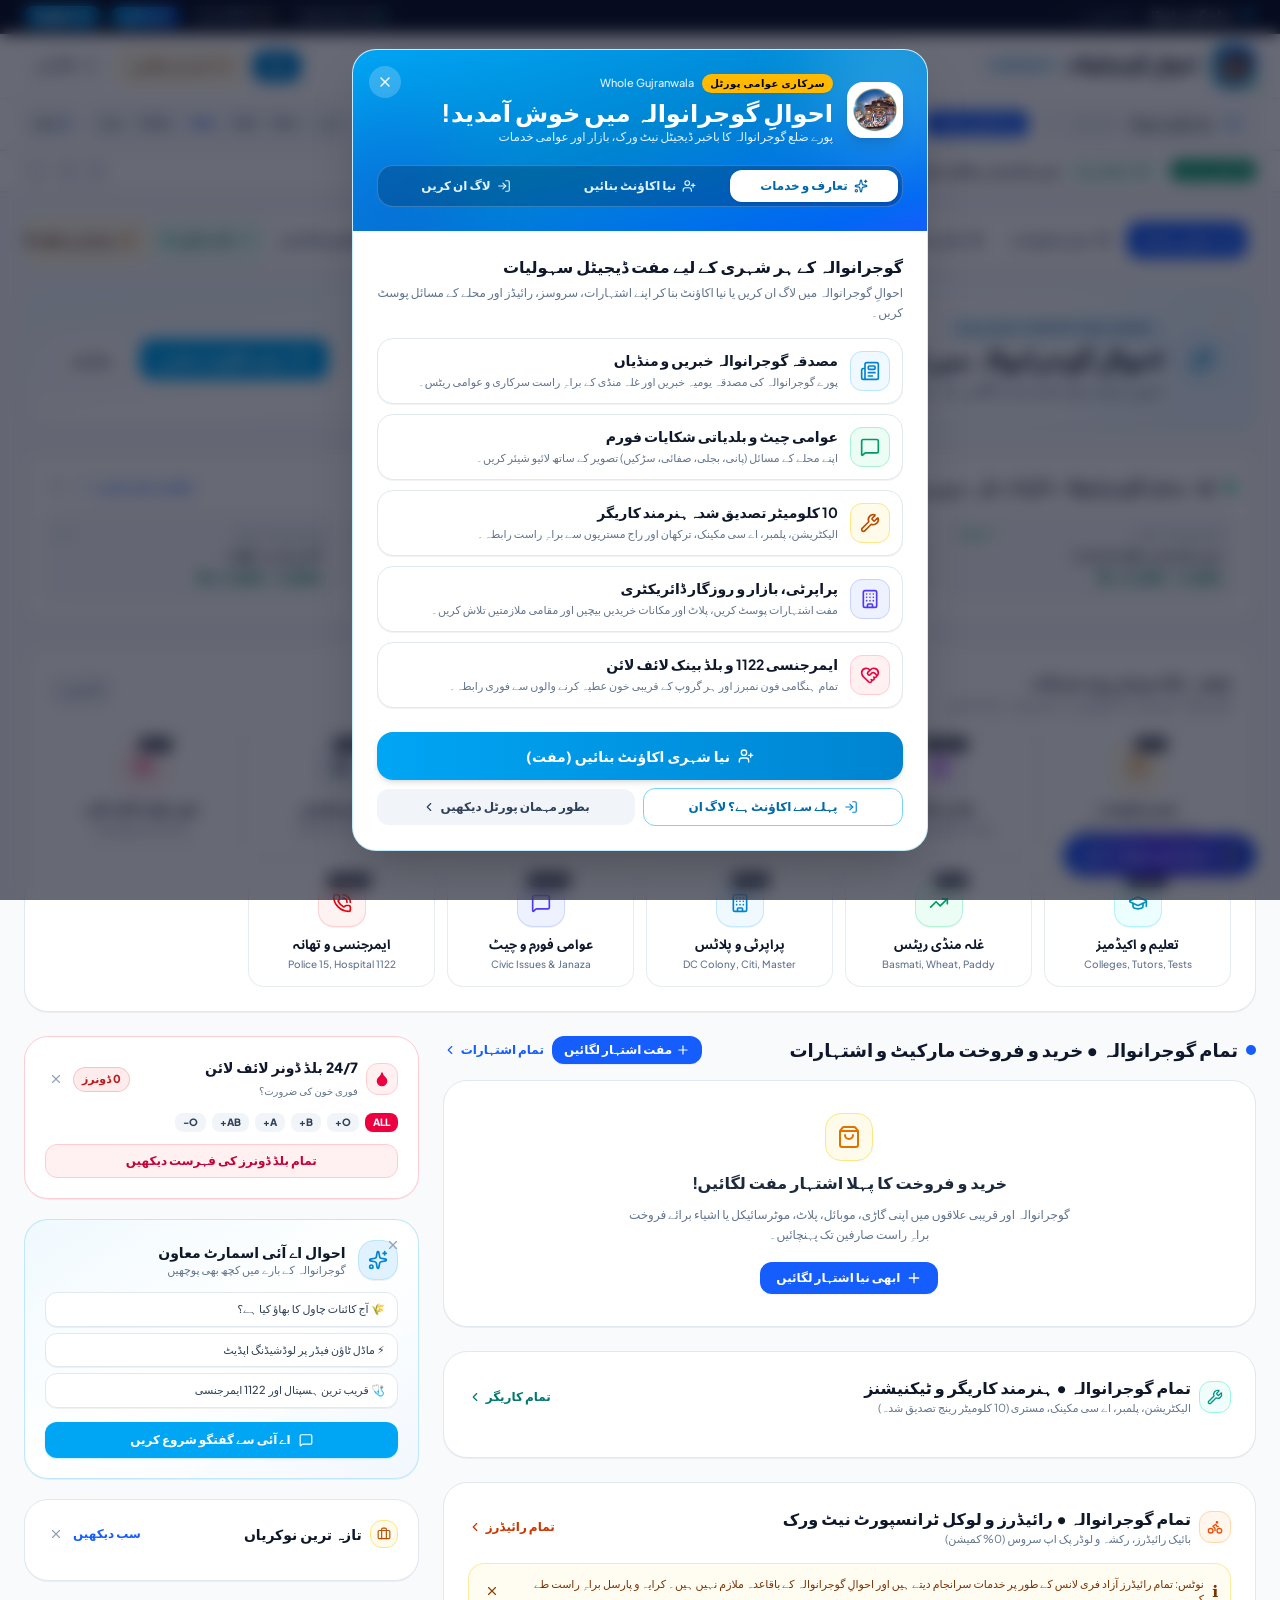
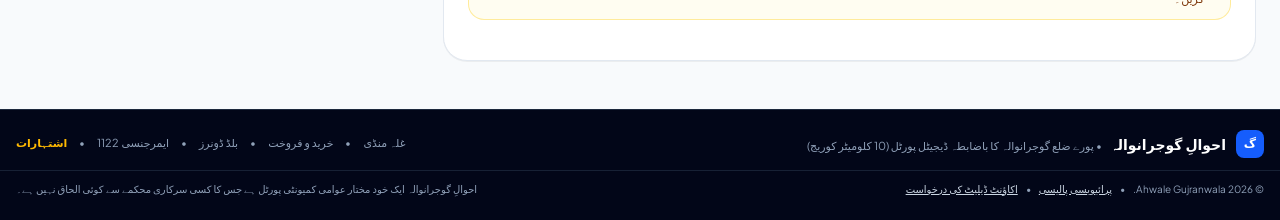
<file: index.html>
<!doctype html>
<html lang="en">
  <head>
    <meta charset="UTF-8" />
    <meta name="viewport" content="width=device-width, initial-scale=1.0, maximum-scale=1.0, user-scalable=no" />
    <title>Ahwale Gujranwala | احوالِ گوجرانوالہ</title>
    <meta name="description" content="Community portal for whole Gujranwala: grain mandi rates, verified marketplace, jobs, riders, and skilled services across Gujranwala." />
    <meta property="og:title" content="Ahwale Gujranwala | احوالِ گوجرانوالہ" />
    <meta property="og:description" content="Community portal for whole Gujranwala: grain mandi rates, verified marketplace, jobs, riders, and skilled services across Gujranwala." />
    <meta property="og:type" content="website" />
    <meta name="twitter:card" content="summary_large_image" />
    <link rel="preconnect" href="https://fonts.googleapis.com">
    <link rel="preconnect" href="https://fonts.gstatic.com" crossorigin>
    <link rel="icon" type="image/png" href="/ahwal_gujranwala_crest.png" />
    <link rel="apple-touch-icon" href="/icon-192.png" />
    <link href="https://fonts.googleapis.com/css2?family=Gulzar&family=Noto+Nastaliq+Urdu:wght@400..700&family=Plus+Jakarta+Sans:wght@400;500;600;700;800&family=Noto+Sans+Arabic:wght@400;600;700;800&display=swap" rel="stylesheet">
    <link rel="manifest" href="/manifest.json" />
    <meta name="theme-color" content="#0284c7" />
    <meta name="apple-mobile-web-app-capable" content="yes" />
    <meta name="apple-mobile-web-app-status-bar-style" content="default" />
    <script type="module" crossorigin src="/assets/index-Bgrvdprf.js"></script>
    <link rel="modulepreload" crossorigin href="/assets/jsx-runtime-C8cCZaTN.js">
    <link rel="stylesheet" crossorigin href="/assets/index-EarwcFof.css">
  </head>
  <body class="bg-[#f8fafc] text-slate-900 antialiased selection:bg-blue-600 selection:text-white">
    <div id="root">
      <div style="min-height: 100vh; display: flex; flex-direction: column; align-items: center; justify-content: center; background: #f8fafc; font-family: 'Plus Jakarta Sans', system-ui, -apple-system, sans-serif; padding: 24px; text-align: center; box-sizing: border-box;">
        <div style="position: relative; width: 84px; height: 84px; margin-bottom: 18px;">
          <div style="position: absolute; inset: -6px; border-radius: 9999px; background: rgba(2, 132, 199, 0.18); animation: agy-pulse 2s cubic-bezier(0.4, 0, 0.6, 1) infinite;"></div>
          <img src="/ahwal_gujranwala_crest.png" alt="Ahwale Gujranwala Crest" style="position: relative; width: 84px; height: 84px; object-fit: contain; border-radius: 9999px; box-shadow: 0 10px 25px -5px rgba(2, 132, 199, 0.25);" onerror="this.style.display='none'" />
        </div>
        <h1 style="font-size: 22px; font-weight: 800; color: #0f172a; margin: 0 0 4px 0; letter-spacing: -0.5px;">احوالِ گوجرانوالہ</h1>
        <p style="font-size: 13px; font-weight: 700; color: #0284c7; margin: 0 0 18px 0; letter-spacing: 0.2px;">Ahwale Gujranwala • Digital Community Portal</p>
        <div style="width: 140px; height: 4px; background: rgba(224, 242, 254, 0.9); border-radius: 9999px; overflow: hidden; margin-bottom: 12px;">
          <div style="width: 45%; height: 100%; background: linear-gradient(90deg, #38bdf8, #0284c7); border-radius: 9999px; animation: agy-load 1.4s ease-in-out infinite;"></div>
        </div>
        <span style="font-size: 11px; font-weight: 600; color: #64748b;">لوڈ ہو رہا ہے... براہِ کرم انتظار فرمائیں</span>
      </div>
      <style>@keyframes agy-pulse{0%,to{opacity:1;transform:scale(1)}50%{opacity:.45;transform:scale(1.12)}}@keyframes agy-load{0%{transform:translate(-100%)}50%{transform:translate(120%)}to{transform:translate(260%)}}</style>
    </div>
  </body>
</html>
</file>
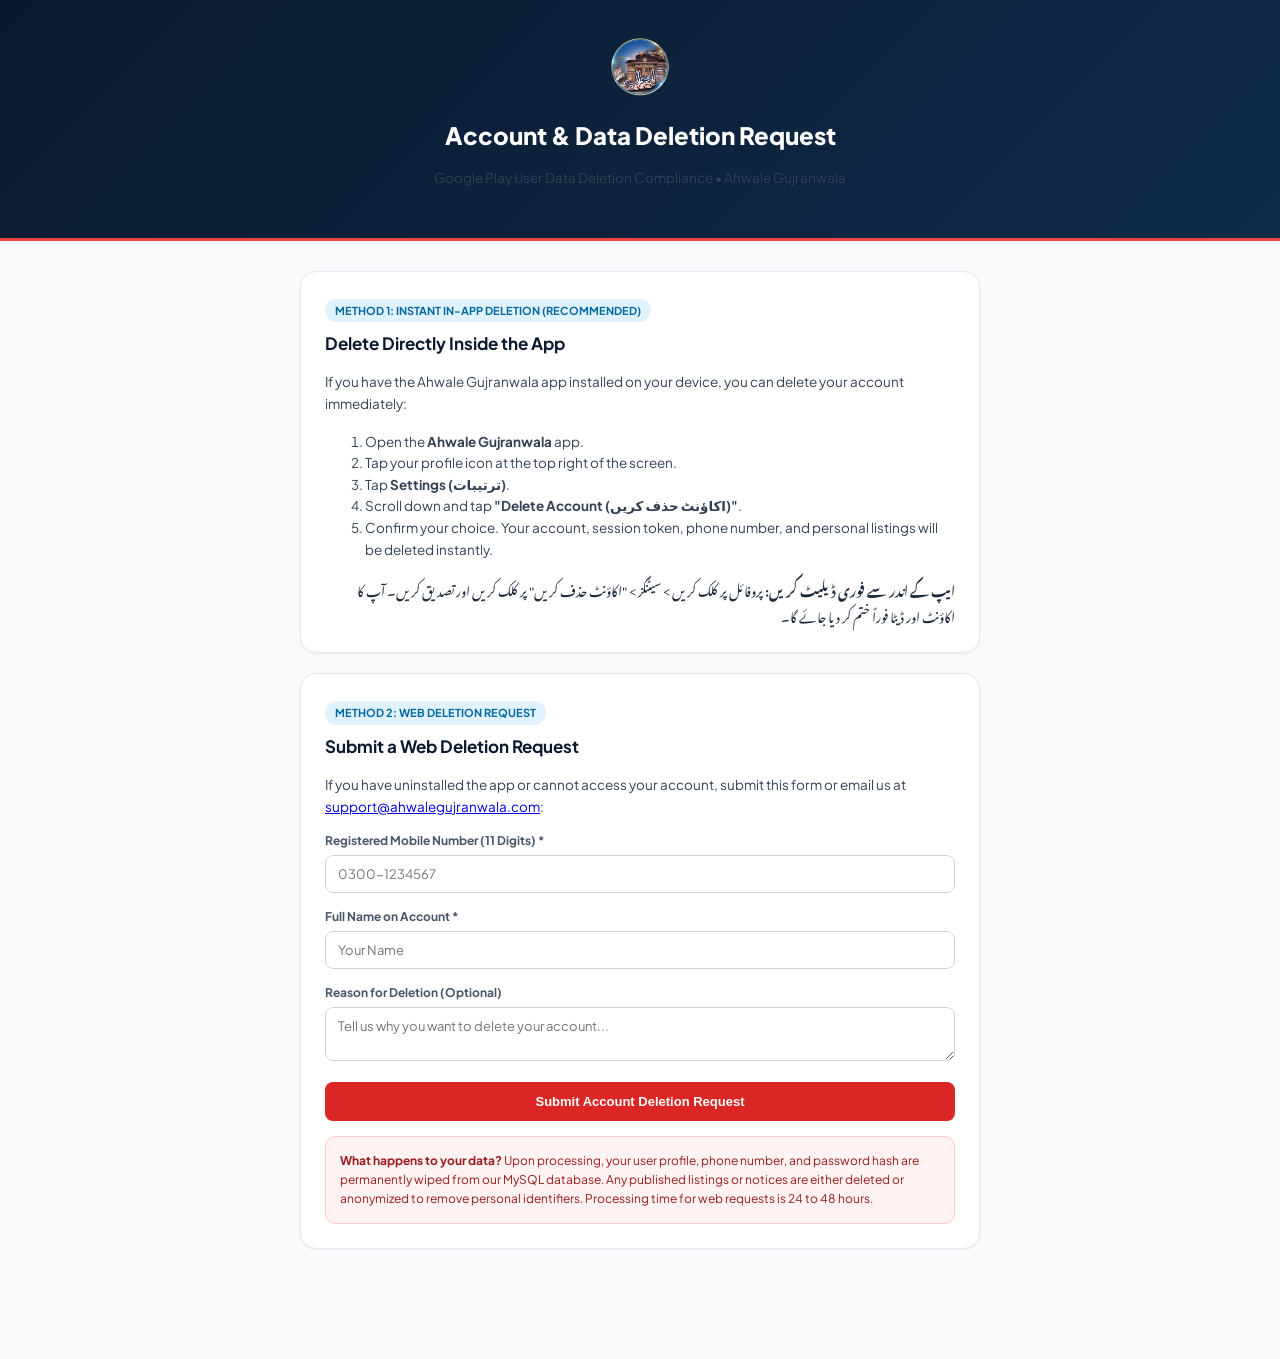
<file: delete-account.html>
<!DOCTYPE html>
<html lang="en">
<head>
  <meta charset="UTF-8">
  <meta name="viewport" content="width=device-width, initial-scale=1.0">
  <title>Account Deletion Request | Ahwale Gujranwala (احوالِ گوجرانوالہ)</title>
  <link rel="icon" type="image/png" href="/ahwal_gujranwala_crest.png">
  <link href="https://fonts.googleapis.com/css2?family=Plus+Jakarta+Sans:wght@400;500;600;700;800&family=Noto+Nastaliq+Urdu:wght@400;700&display=swap" rel="stylesheet">
  <style>
    body {
      font-family: 'Plus Jakarta Sans', system-ui, -apple-system, sans-serif;
      background-color: #f8fafc;
      color: #1e293b;
      margin: 0;
      padding: 0;
      line-height: 1.6;
    }
    .header {
      background: linear-gradient(135deg, #0a192f 0%, #0f2b48 100%);
      color: #ffffff;
      padding: 35px 20px;
      text-align: center;
      border-bottom: 3px solid #ef4444;
    }
    .header img {
      width: 64px;
      height: 64px;
      border-radius: 9999px;
      margin-bottom: 10px;
    }
    .header h1 {
      margin: 0;
      font-size: 24px;
      font-weight: 800;
    }
    .container {
      max-width: 680px;
      margin: 30px auto;
      padding: 0 20px 60px;
    }
    .card {
      background: #ffffff;
      border: 1px solid #e2e8f0;
      border-radius: 16px;
      padding: 24px;
      margin-bottom: 20px;
      box-shadow: 0 1px 3px rgba(0,0,0,0.05);
    }
    h2 {
      font-size: 17px;
      color: #0a192f;
      margin-top: 0;
    }
    p, li {
      font-size: 13.5px;
      color: #334155;
    }
    .method-badge {
      display: inline-block;
      padding: 3px 10px;
      background: #e0f2fe;
      color: #0369a1;
      font-size: 11px;
      font-weight: 700;
      border-radius: 9999px;
      margin-bottom: 8px;
    }
    .form-group {
      margin-bottom: 14px;
    }
    label {
      display: block;
      font-size: 12px;
      font-weight: 700;
      margin-bottom: 5px;
      color: #475569;
    }
    input, textarea {
      width: 100%;
      box-sizing: border-box;
      padding: 10px 12px;
      border: 1px solid #cbd5e1;
      border-radius: 8px;
      font-size: 13px;
      font-family: inherit;
    }
    button {
      background: #dc2626;
      color: white;
      border: none;
      padding: 12px 20px;
      font-size: 13px;
      font-weight: 700;
      border-radius: 8px;
      cursor: pointer;
      width: 100%;
    }
    button:hover {
      background: #b91c1c;
    }
    .notice {
      background: #fef2f2;
      border: 1px solid #fecaca;
      border-radius: 10px;
      padding: 14px;
      font-size: 12px;
      color: #991b1b;
      margin-top: 15px;
    }
    .urdu {
      font-family: 'Noto Nastaliq Urdu', serif;
      direction: rtl;
      line-height: 2;
      font-size: 13px;
      margin-top: 8px;
    }
  </style>
</head>
<body>

  <header class="header">
    <img src="/ahwal_gujranwala_crest.png" alt="Ahwale Gujranwala">
    <h1>Account &amp; Data Deletion Request</h1>
    <p>Google Play User Data Deletion Compliance • Ahwale Gujranwala</p>
  </header>

  <main class="container">

    <div class="card">
      <span class="method-badge">METHOD 1: INSTANT IN-APP DELETION (RECOMMENDED)</span>
      <h2>Delete Directly Inside the App</h2>
      <p>If you have the Ahwale Gujranwala app installed on your device, you can delete your account immediately:</p>
      <ol>
        <li>Open the <strong>Ahwale Gujranwala</strong> app.</li>
        <li>Tap your profile icon at the top right of the screen.</li>
        <li>Tap <strong>Settings (ترتیبات)</strong>.</li>
        <li>Scroll down and tap <strong>"Delete Account (اکاؤنٹ حذف کریں)"</strong>.</li>
        <li>Confirm your choice. Your account, session token, phone number, and personal listings will be deleted instantly.</li>
      </ol>
      <div class="urdu">
        <strong>ایپ کے اندر سے فوری ڈیلیٹ کریں:</strong> پروفائل پر کلک کریں &gt; سیٹنگز &gt; "اکاؤنٹ حذف کریں" پر کلک کریں اور تصدیق کریں۔ آپ کا اکاؤنٹ اور ڈیٹا فوراً ختم کر دیا جائے گا۔
      </div>
    </div>

    <div class="card">
      <span class="method-badge">METHOD 2: WEB DELETION REQUEST</span>
      <h2>Submit a Web Deletion Request</h2>
      <p>If you have uninstalled the app or cannot access your account, submit this form or email us at <a href="mailto:support@ahwalegujranwala.com">support@ahwalegujranwala.com</a>:</p>

      <form onsubmit="handleFormSubmit(event)">
        <div class="form-group">
          <label>Registered Mobile Number (11 Digits) *</label>
          <input type="text" id="phone" placeholder="0300-1234567" required>
        </div>
        <div class="form-group">
          <label>Full Name on Account *</label>
          <input type="text" id="fullname" placeholder="Your Name" required>
        </div>
        <div class="form-group">
          <label>Reason for Deletion (Optional)</label>
          <textarea id="reason" rows="2" placeholder="Tell us why you want to delete your account..."></textarea>
        </div>
        <button type="submit" id="btnSubmit">Submit Account Deletion Request</button>
      </form>

      <div id="statusMessage" style="display:none; margin-top:15px; padding:12px; border-radius:8px; font-size:13px; font-weight:600;"></div>

      <div class="notice">
        <strong>What happens to your data?</strong> Upon processing, your user profile, phone number, and password hash are permanently wiped from our MySQL database. Any published listings or notices are either deleted or anonymized to remove personal identifiers. Processing time for web requests is 24 to 48 hours.
      </div>
    </div>

  </main>

  <script>
    function handleFormSubmit(e) {
      e.preventDefault();
      var phone = document.getElementById('phone').value;
      var name = document.getElementById('fullname').value;
      var reason = document.getElementById('reason').value;
      var msg = document.getElementById('statusMessage');
      
      msg.style.display = 'block';
      msg.style.background = '#dcfce7';
      msg.style.color = '#166534';
      msg.style.border = '1px solid #bbf7d0';
      msg.innerHTML = 'Thank you, ' + name + '. Your deletion request for mobile number ' + phone + ' has been logged. Our data safety administrator will process and permanently remove your records within 48 hours.';
      
      document.getElementById('btnSubmit').disabled = true;
      document.getElementById('btnSubmit').innerText = 'Request Submitted';
    }
  </script>

</body>
</html>
</file>
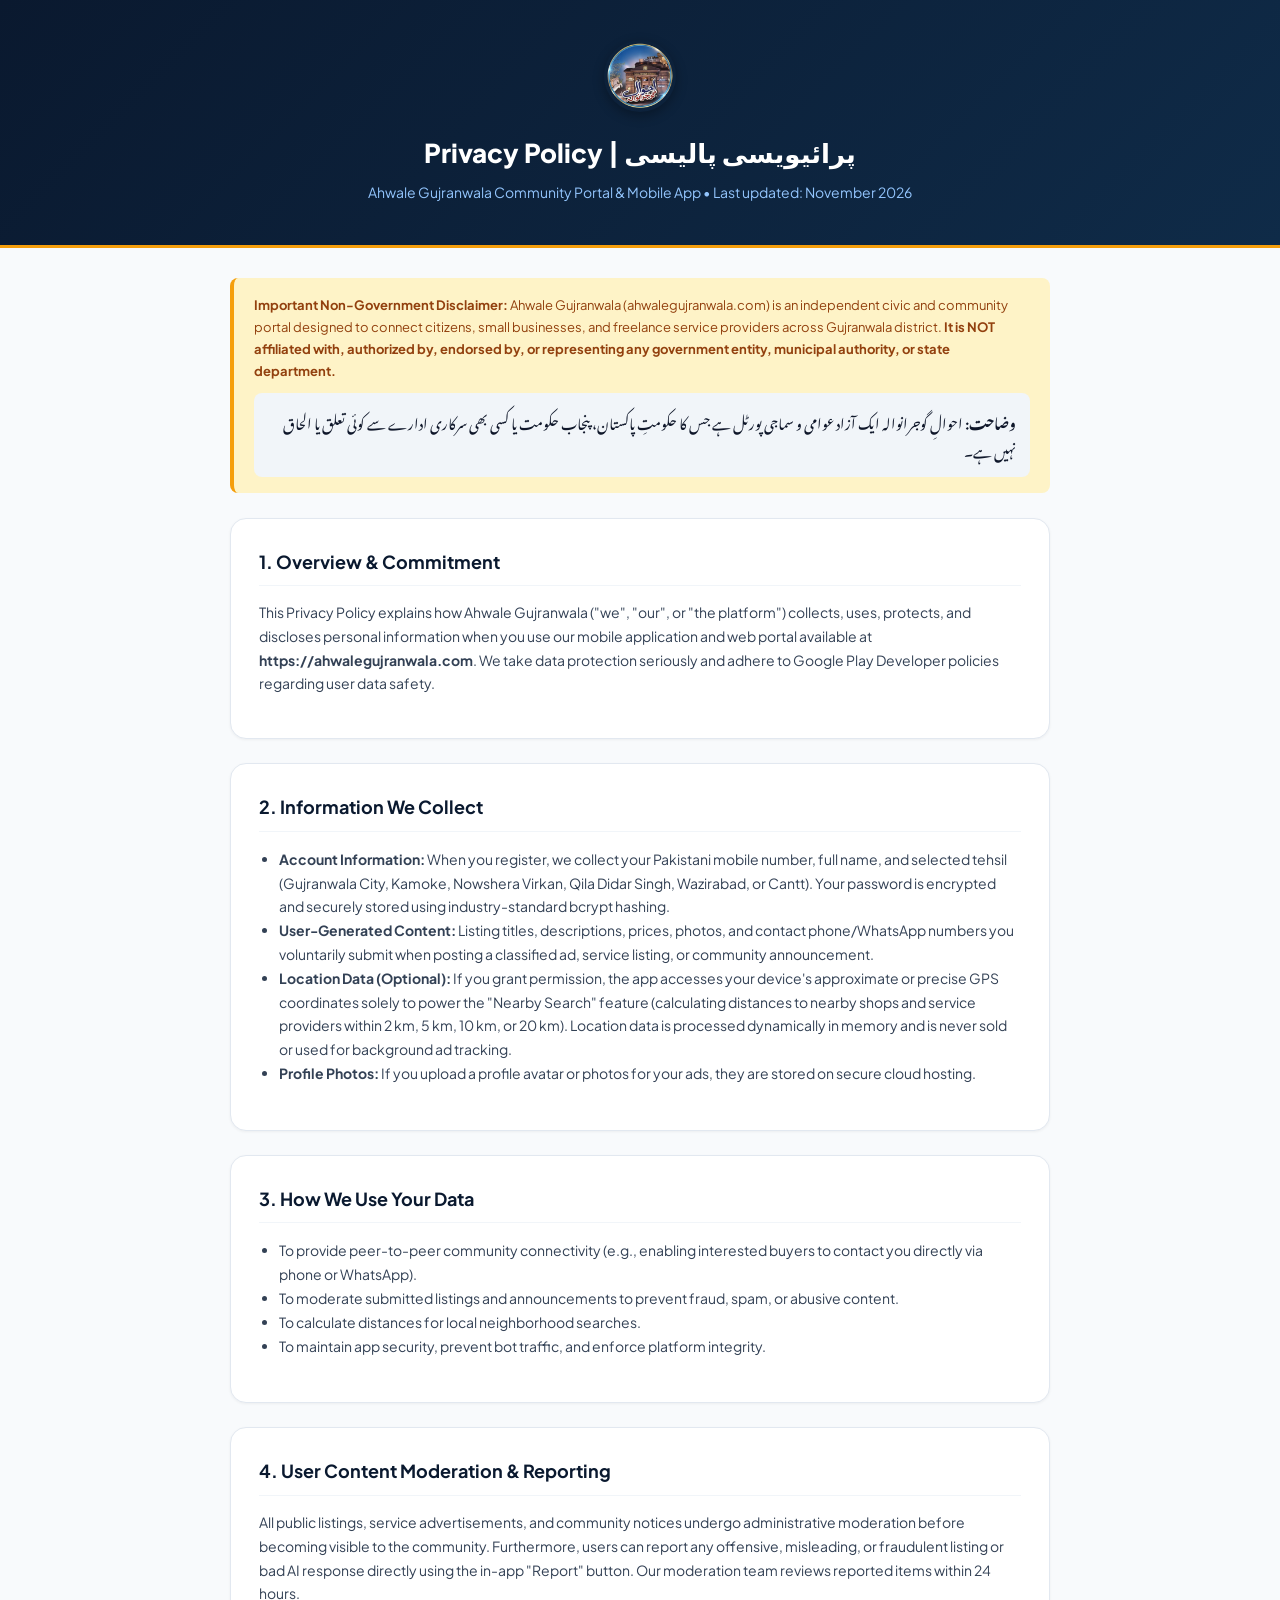
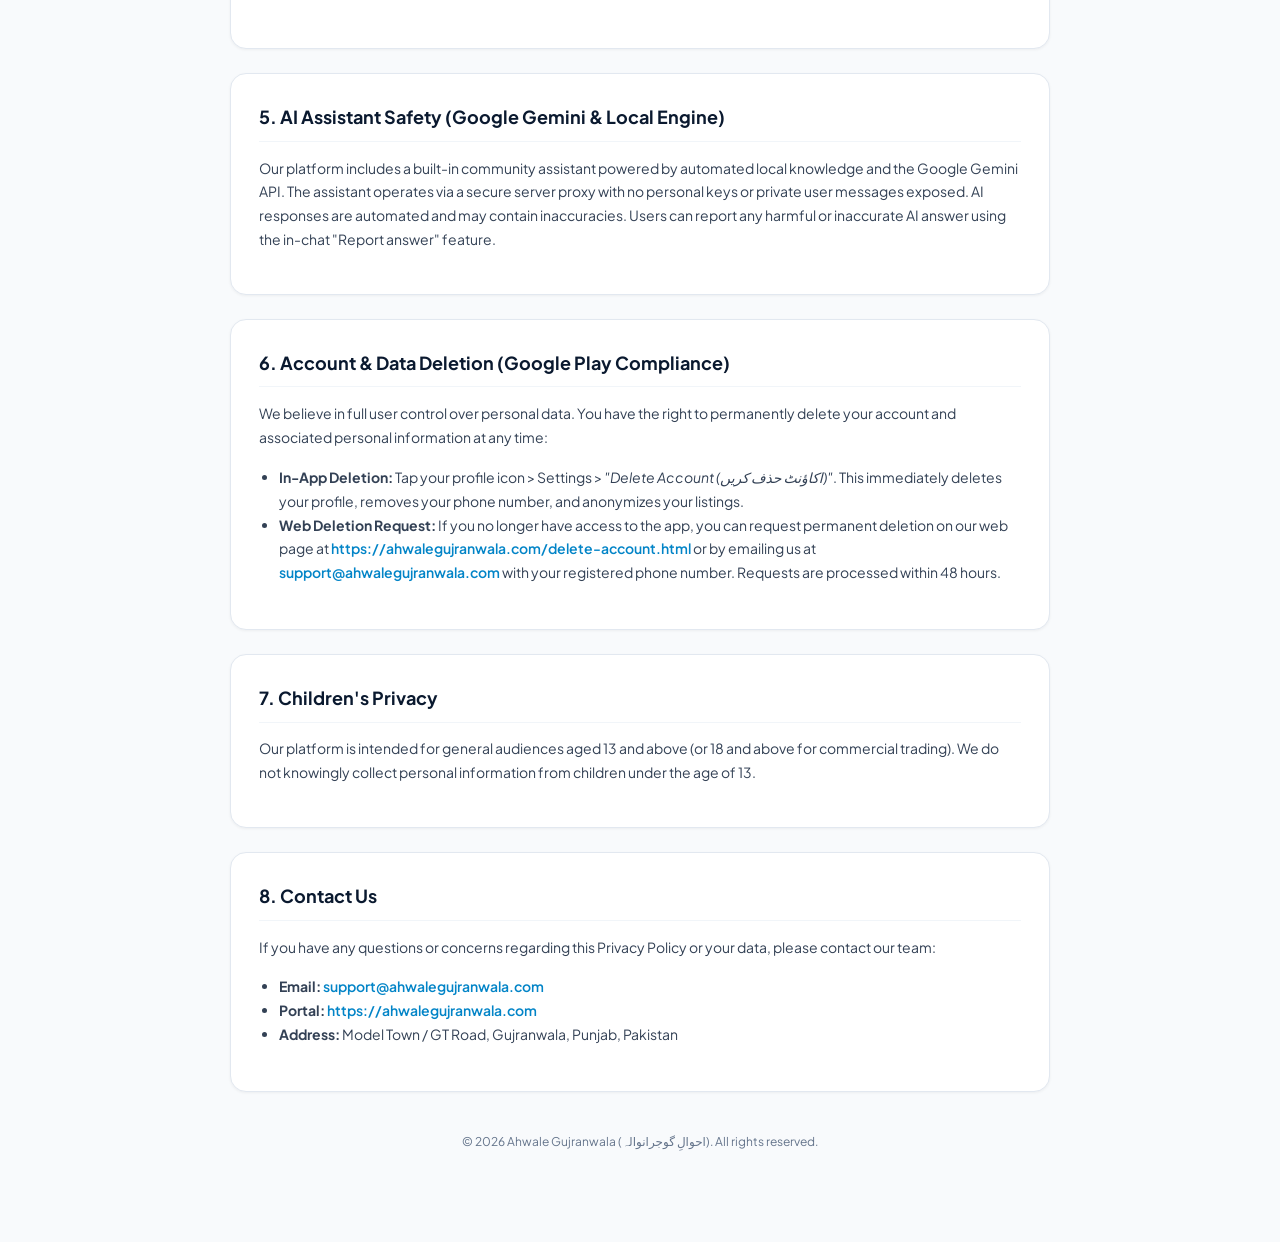
<file: privacy.html>
<!DOCTYPE html>
<html lang="en">
<head>
  <meta charset="UTF-8">
  <meta name="viewport" content="width=device-width, initial-scale=1.0">
  <title>Privacy Policy | Ahwale Gujranwala (احوالِ گوجرانوالہ)</title>
  <link rel="icon" type="image/png" href="/ahwal_gujranwala_crest.png">
  <link href="https://fonts.googleapis.com/css2?family=Plus+Jakarta+Sans:wght@400;500;600;700;800&family=Noto+Nastaliq+Urdu:wght@400;700&display=swap" rel="stylesheet">
  <style>
    :root {
      --primary: #0a192f;
      --accent: #0284c7;
      --border: #e2e8f0;
      --bg: #f8fafc;
      --card: #ffffff;
      --text: #1e293b;
      --muted: #64748b;
    }
    body {
      font-family: 'Plus Jakarta Sans', system-ui, -apple-system, sans-serif;
      background-color: var(--bg);
      color: var(--text);
      line-height: 1.7;
      margin: 0;
      padding: 0;
    }
    .header {
      background: linear-gradient(135deg, #0a192f 0%, #0f2b48 100%);
      color: #ffffff;
      padding: 40px 20px;
      text-align: center;
      border-bottom: 3px solid #f59e0b;
    }
    .header img {
      width: 72px;
      height: 72px;
      border-radius: 9999px;
      margin-bottom: 12px;
      box-shadow: 0 4px 12px rgba(0,0,0,0.3);
    }
    .header h1 {
      margin: 0;
      font-size: 26px;
      font-weight: 800;
    }
    .header p {
      margin: 6px 0 0;
      color: #93c5fd;
      font-size: 14px;
    }
    .container {
      max-width: 820px;
      margin: 30px auto;
      padding: 0 20px 60px;
    }
    .disclaimer-box {
      background: #fef3c7;
      border-left: 4px solid #f59e0b;
      padding: 16px 20px;
      border-radius: 8px;
      margin-bottom: 25px;
      font-size: 13px;
      color: #92400e;
    }
    .card {
      background: var(--card);
      border: 1px solid var(--border);
      border-radius: 16px;
      padding: 28px;
      margin-bottom: 24px;
      box-shadow: 0 1px 3px rgba(0,0,0,0.05);
    }
    h2 {
      font-size: 18px;
      color: var(--primary);
      margin-top: 0;
      padding-bottom: 8px;
      border-bottom: 1px solid #f1f5f9;
    }
    p, li {
      font-size: 14px;
      color: #334155;
    }
    ul {
      padding-left: 20px;
    }
    .urdu-text {
      font-family: 'Noto Nastaliq Urdu', serif;
      direction: rtl;
      line-height: 2;
      font-size: 14px;
      background: #f1f5f9;
      padding: 14px;
      border-radius: 8px;
      margin-top: 10px;
      color: #0f172a;
    }
    .footer {
      text-align: center;
      font-size: 12px;
      color: var(--muted);
      margin-top: 40px;
    }
    a {
      color: var(--accent);
      text-decoration: none;
      font-weight: 600;
    }
    a:hover {
      text-decoration: underline;
    }
  </style>
</head>
<body>

  <header class="header">
    <img src="/ahwal_gujranwala_crest.png" alt="Ahwale Gujranwala">
    <h1>Privacy Policy | پرائیویسی پالیسی</h1>
    <p>Ahwale Gujranwala Community Portal &amp; Mobile App • Last updated: November 2026</p>
  </header>

  <main class="container">

    <div class="disclaimer-box">
      <strong>Important Non-Government Disclaimer:</strong> Ahwale Gujranwala (ahwalegujranwala.com) is an independent civic and community portal designed to connect citizens, small businesses, and freelance service providers across Gujranwala district. <strong>It is NOT affiliated with, authorized by, endorsed by, or representing any government entity, municipal authority, or state department.</strong>
      <div class="urdu-text">
        <strong>وضاحت:</strong> احوالِ گوجرانوالہ ایک آزاد عوامی و سماجی پورٹل ہے جس کا حکومتِ پاکستان، پنجاب حکومت یا کسی بھی سرکاری ادارے سے کوئی تعلق یا الحاق نہیں ہے۔
      </div>
    </div>

    <section class="card">
      <h2>1. Overview &amp; Commitment</h2>
      <p>This Privacy Policy explains how Ahwale Gujranwala ("we", "our", or "the platform") collects, uses, protects, and discloses personal information when you use our mobile application and web portal available at <strong>https://ahwalegujranwala.com</strong>. We take data protection seriously and adhere to Google Play Developer policies regarding user data safety.</p>
    </section>

    <section class="card">
      <h2>2. Information We Collect</h2>
      <ul>
        <li><strong>Account Information:</strong> When you register, we collect your Pakistani mobile number, full name, and selected tehsil (Gujranwala City, Kamoke, Nowshera Virkan, Qila Didar Singh, Wazirabad, or Cantt). Your password is encrypted and securely stored using industry-standard bcrypt hashing.</li>
        <li><strong>User-Generated Content:</strong> Listing titles, descriptions, prices, photos, and contact phone/WhatsApp numbers you voluntarily submit when posting a classified ad, service listing, or community announcement.</li>
        <li><strong>Location Data (Optional):</strong> If you grant permission, the app accesses your device's approximate or precise GPS coordinates solely to power the "Nearby Search" feature (calculating distances to nearby shops and service providers within 2 km, 5 km, 10 km, or 20 km). Location data is processed dynamically in memory and is never sold or used for background ad tracking.</li>
        <li><strong>Profile Photos:</strong> If you upload a profile avatar or photos for your ads, they are stored on secure cloud hosting.</li>
      </ul>
    </section>

    <section class="card">
      <h2>3. How We Use Your Data</h2>
      <ul>
        <li>To provide peer-to-peer community connectivity (e.g., enabling interested buyers to contact you directly via phone or WhatsApp).</li>
        <li>To moderate submitted listings and announcements to prevent fraud, spam, or abusive content.</li>
        <li>To calculate distances for local neighborhood searches.</li>
        <li>To maintain app security, prevent bot traffic, and enforce platform integrity.</li>
      </ul>
    </section>

    <section class="card">
      <h2>4. User Content Moderation &amp; Reporting</h2>
      <p>All public listings, service advertisements, and community notices undergo administrative moderation before becoming visible to the community. Furthermore, users can report any offensive, misleading, or fraudulent listing or bad AI response directly using the in-app "Report" button. Our moderation team reviews reported items within 24 hours.</p>
    </section>

    <section class="card">
      <h2>5. AI Assistant Safety (Google Gemini &amp; Local Engine)</h2>
      <p>Our platform includes a built-in community assistant powered by automated local knowledge and the Google Gemini API. The assistant operates via a secure server proxy with no personal keys or private user messages exposed. AI responses are automated and may contain inaccuracies. Users can report any harmful or inaccurate AI answer using the in-chat "Report answer" feature.</p>
    </section>

    <section class="card">
      <h2>6. Account &amp; Data Deletion (Google Play Compliance)</h2>
      <p>We believe in full user control over personal data. You have the right to permanently delete your account and associated personal information at any time:</p>
      <ul>
        <li><strong>In-App Deletion:</strong> Tap your profile icon &gt; Settings &gt; <em>"Delete Account (اکاؤنٹ حذف کریں)"</em>. This immediately deletes your profile, removes your phone number, and anonymizes your listings.</li>
        <li><strong>Web Deletion Request:</strong> If you no longer have access to the app, you can request permanent deletion on our web page at <a href="/delete-account.html">https://ahwalegujranwala.com/delete-account.html</a> or by emailing us at <a href="mailto:support@ahwalegujranwala.com">support@ahwalegujranwala.com</a> with your registered phone number. Requests are processed within 48 hours.</li>
      </ul>
    </section>

    <section class="card">
      <h2>7. Children's Privacy</h2>
      <p>Our platform is intended for general audiences aged 13 and above (or 18 and above for commercial trading). We do not knowingly collect personal information from children under the age of 13.</p>
    </section>

    <section class="card">
      <h2>8. Contact Us</h2>
      <p>If you have any questions or concerns regarding this Privacy Policy or your data, please contact our team:</p>
      <ul>
        <li><strong>Email:</strong> <a href="mailto:support@ahwalegujranwala.com">support@ahwalegujranwala.com</a></li>
        <li><strong>Portal:</strong> <a href="https://ahwalegujranwala.com">https://ahwalegujranwala.com</a></li>
        <li><strong>Address:</strong> Model Town / GT Road, Gujranwala, Punjab, Pakistan</li>
      </ul>
    </section>

    <div class="footer">
      &copy; 2026 Ahwale Gujranwala (احوالِ گوجرانوالہ). All rights reserved.
    </div>

  </main>

</body>
</html>
</file>
